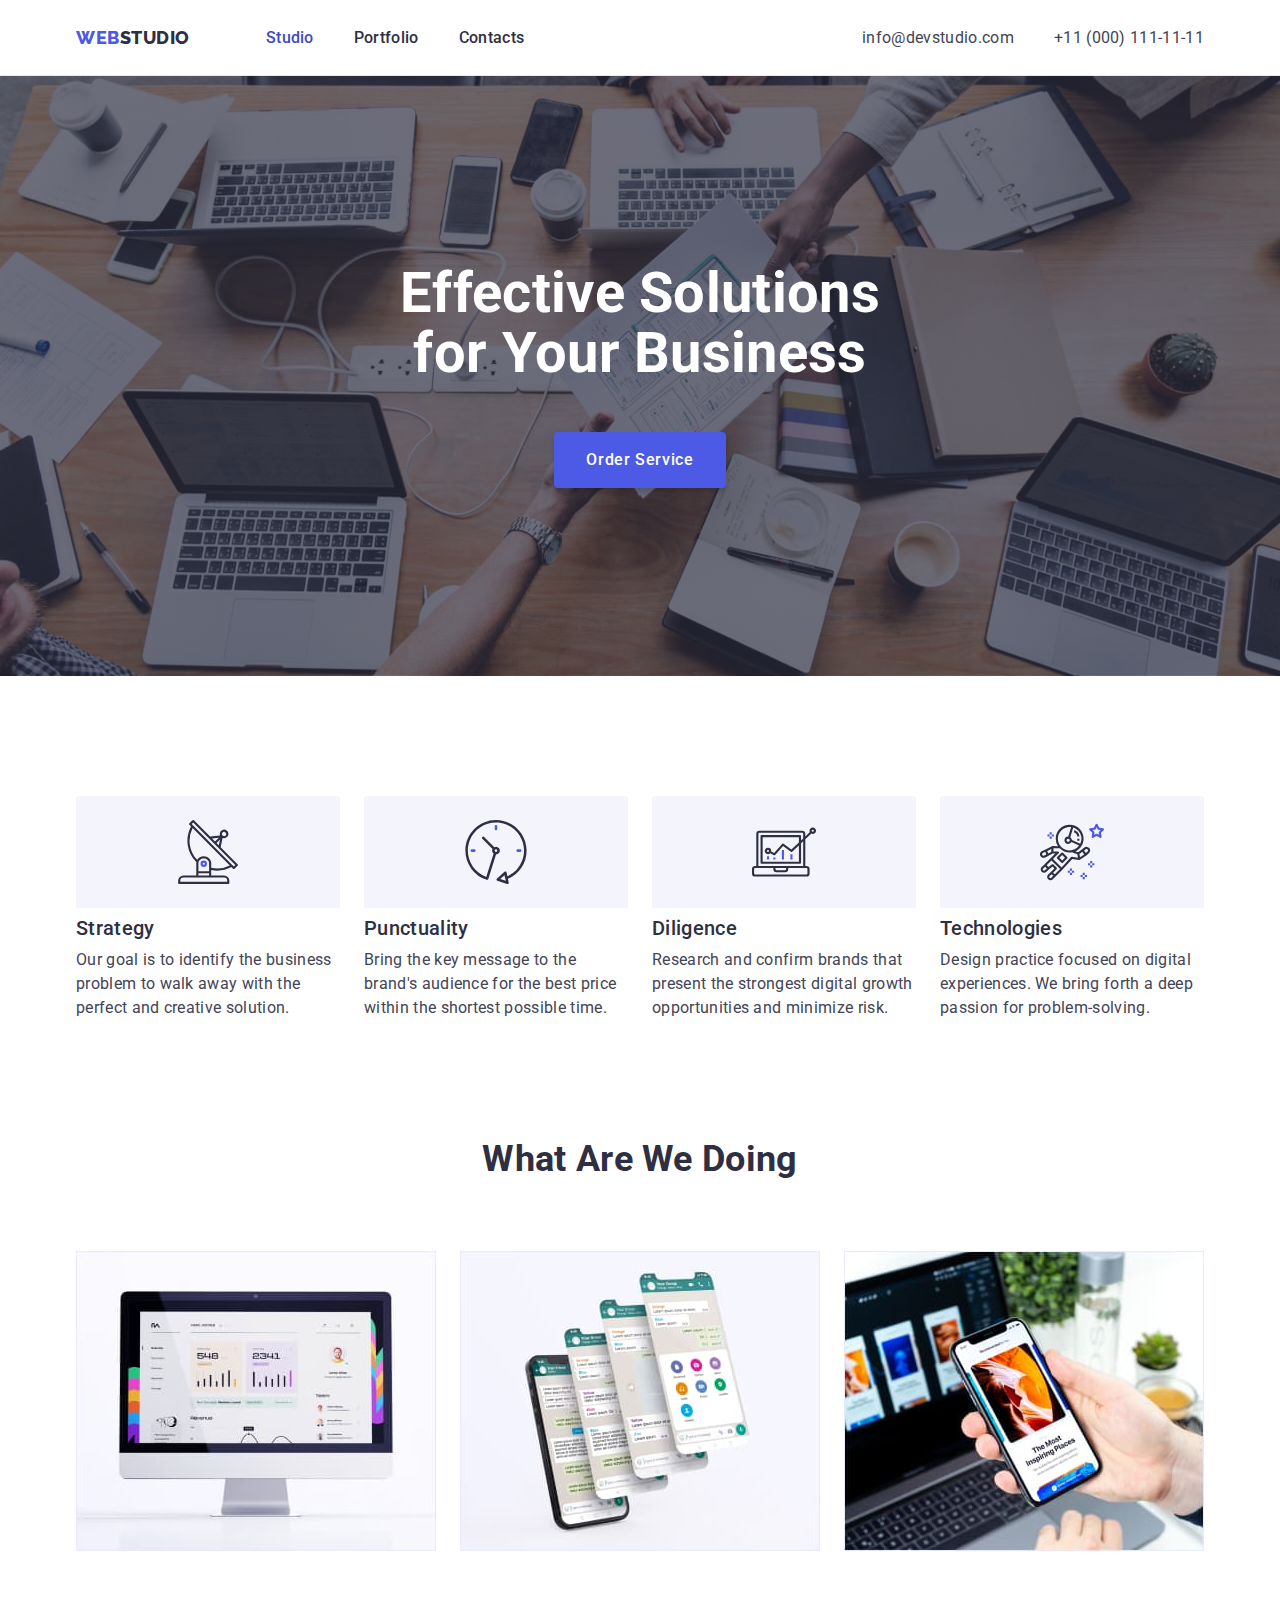
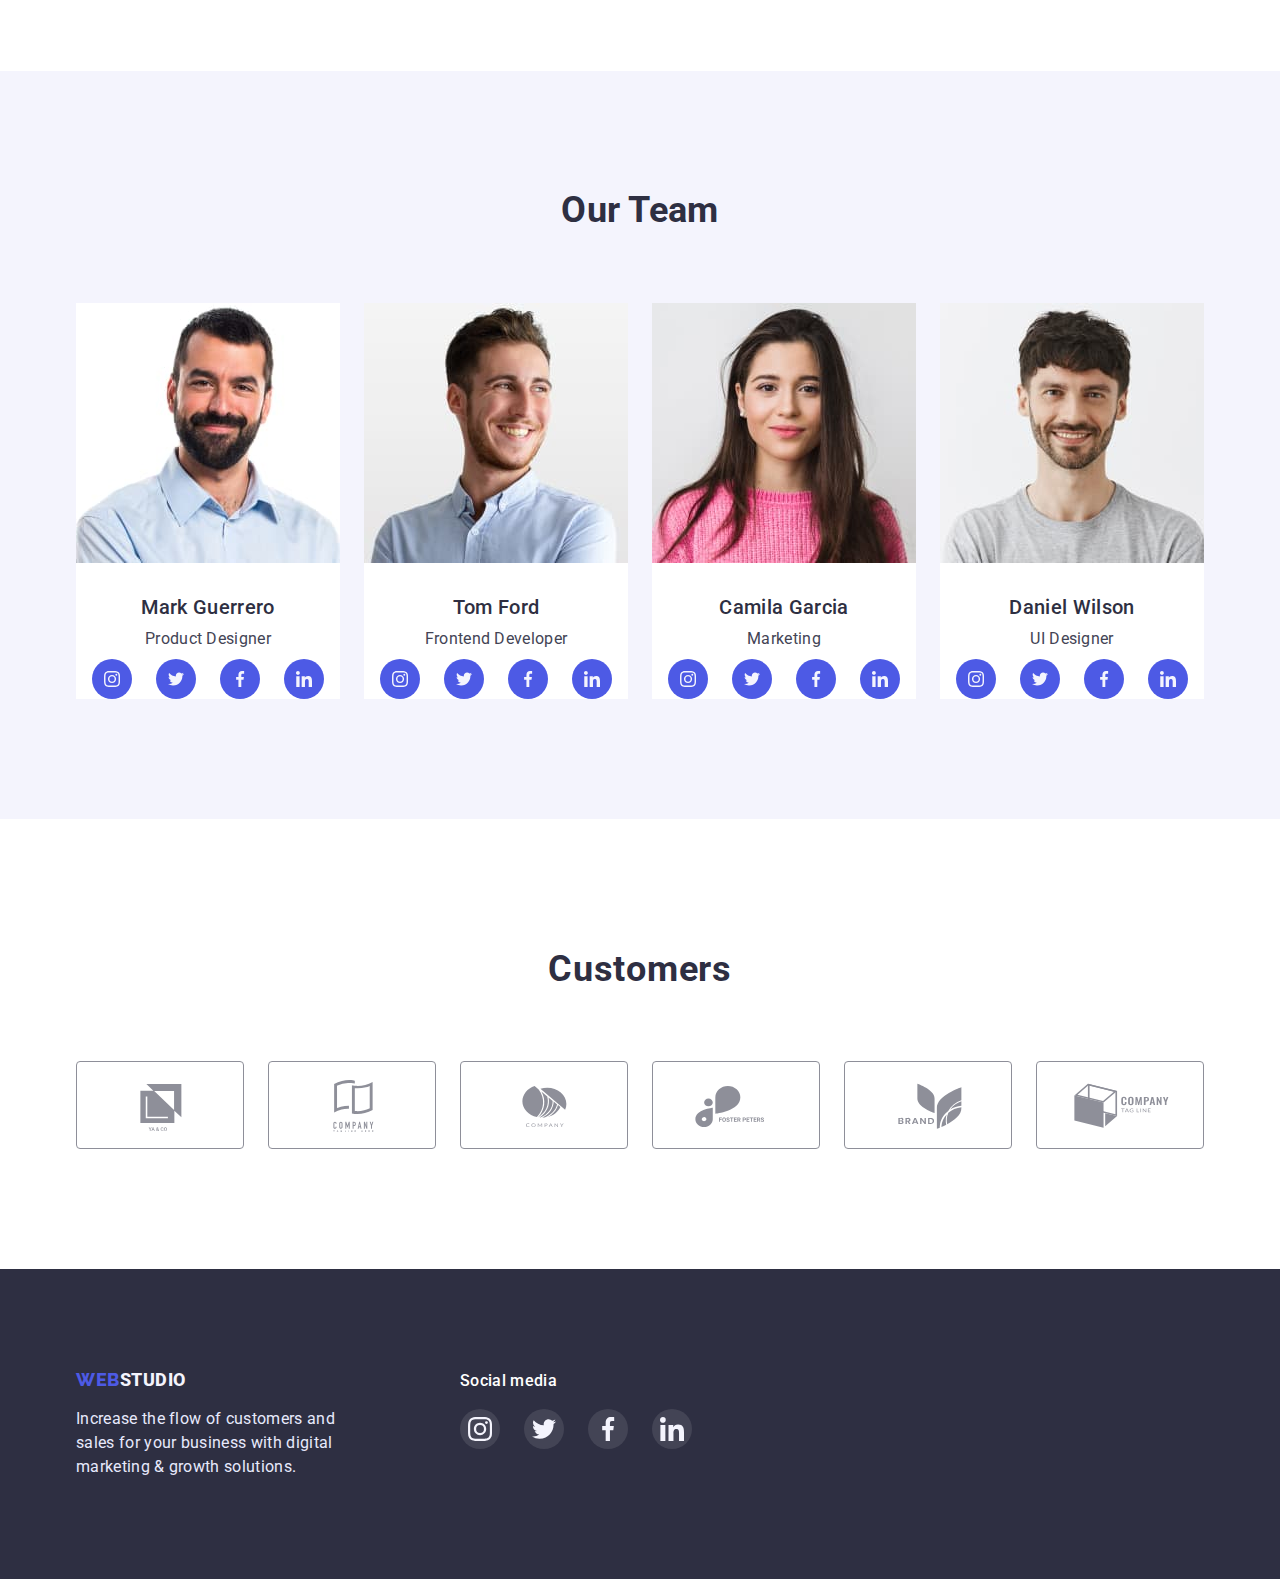
<file: index.html>
<!DOCTYPE html>
<html lang="en">
  <head>
    <meta charset="UTF-8" />
    <meta http-equiv="X-UA-Compatible" content="IE=edge" />
    <meta name="viewport" content="width=device-width, initial-scale=1.0" />
    <title>WebStudio</title>
    <link
      rel="stylesheet"
      href="https://cdnjs.cloudflare.com/ajax/libs/modern-normalize/1.1.0/modern-normalize.css"
      integrity="sha512-Y0MM+V6ymRKN2zStTqzQ227DWhhp4Mzdo6gnlRnuaNCbc+YN/ZH0sBCLTM4M0oSy9c9VKiCvd4Jk44aCLrNS5Q=="
      crossorigin="anonymous"
      referrerpolicy="no-referrer"
    />
    <link rel="preconnect" href="https://fonts.googleapis.com" />
    <link rel="preconnect" href="https://fonts.gstatic.com" crossorigin />
    <link
      href="https://fonts.googleapis.com/css2?family=Raleway:wght@800&family=Roboto:wght@400;500;700;900&display=swap"
      rel="stylesheet"
    />
    <link rel="stylesheet" href="./css/styles.css" />
  </head>
  <body>
    <!-- header -->
    <header class="header">
      <div class="container header-container">
        <nav class="navigation">
          <a href="./index.html" class="header-logo link"
            ><span class="logo-first-part">Web</span>Studio</a
          >
          <ul class="header-list list">
            <li>
              <a
                href="./index.html"
                class="header-links link navigation-links studio-link"
                >Studio</a
              >
            </li>
            <li>
              <a
                href="./portfolio.html"
                class="header-links link navigation-links"
                rel="noreferrer noopener nofollower"
                >Portfolio</a
              >
            </li>
            <li>
              <a href="" class="header-links link navigation-links">Contacts</a>
            </li>
          </ul>
        </nav>
        <address class="address">
          <ul class="list address-list">
            <li>
              <a
                href="mailto:info@devstudio.com"
                class="mail-tel header-links link"
                >info@devstudio.com</a
              >
            </li>
            <li>
              <a href="tel:+110001111111" class="mail-tel header-links link"
                >+11 (000) 111-11-11</a
              >
            </li>
          </ul>
        </address>
      </div>
    </header>
    <main>
      <!-- section 1  -->
      <section class="hero-section">
        <div class="container">
          <h1 class="hero-title">Effective Solutions for Your Business</h1>
          <button type="button" class="hero-btn btn">Order Service</button>
        </div>
      </section>
      <!-- section 2 -->
      <section class="section-about">
        <div class="container">
          <h2 class="visually-hidden">About Us</h2>
          <ul class="list section-ul">
            <li class="section-items">
              <div class="strategy">
                <svg class="decor-icon" width="64" height="64">
                  <use href="./images/sprite.svg#icon-antenna-1"></use>
                </svg>
              </div>
              <h3 class="desc-titles">Strategy</h3>
              <p class="desc-paragraph">
                Our goal is to identify the business problem to walk away with
                the perfect and creative solution.
              </p>
            </li>
            <li class="section-items">
              <div class="strategy">
                <svg class="decor-icon" width="64" height="64">
                  <use href="./images/sprite.svg#icon-clock-1"></use>
                </svg>
              </div>
              <h3 class="desc-titles">Punctuality</h3>
              <p class="desc-paragraph">
                Bring the key message to the brand's audience for the best price
                within the shortest possible time.
              </p>
            </li>
            <li class="section-items">
              <div class="strategy">
                <svg class="decor-icon" width="64" height="64">
                  <use href="./images/sprite.svg#icon-diagram-1"></use>
                </svg>
              </div>
              <h3 class="desc-titles">Diligence</h3>
              <p class="desc-paragraph">
                Research and confirm brands that present the strongest digital
                growth opportunities and minimize risk.
              </p>
            </li>
            <li class="section-items">
              <div class="strategy">
                <svg class="decor-icon" width="64" height="64">
                  <use href="./images/sprite.svg#icon-astronaut-1"></use>
                </svg>
              </div>
              <h3 class="desc-titles">Technologies</h3>
              <p class="desc-paragraph">
                Design practice focused on digital experiences. We bring forth a
                deep passion for problem-solving.
              </p>
            </li>
          </ul>
        </div>
      </section>
      <!-- section 3 -->
      <section class="section-three">
        <div class="container">
          <h2 class="introdution">What are we doing</h2>
          <ul class="list third-section-list">
            <li class="third-section-items">
              <img src="./images/section2.jpg" alt="monitor" width="360" />
            </li>
            <li class="third-section-items">
              <img src="./images/sect.2.jpg" alt="messenger" width="360" />
            </li>
            <li class="third-section-items">
              <img
                src="./images/section2photo.jpg"
                alt="mobile-phone"
                width="360"
              />
            </li>
          </ul>
        </div>
      </section>
      <!-- section 4 -->
      <section class="our-team">
        <div class="container">
          <h2 class="introdution">Our Team</h2>
          <ul class="list workers-list">
            <li class="employees">
              <img
                src="./images/first-worker.jpg"
                alt="first-worker"
                width="264"
              />
              <h3 class="name-of-workers">Mark Guerrero</h3>
              <p class="workers-activity">Product Designer</p>
              <ul class="workers-media list">
                <li class="media-items">
                  <a class="link socials-links" href=""
                    ><svg class="socials-icons" width="16" height="16">
                      <use href="./images/sprite.svg#icon-instagram-2"></use>
                    </svg>
                  </a>
                </li>
                <li class="media-items">
                  <a class="link socials-links" href=""
                    ><svg class="socials-icons" width="16" height="16">
                      <use href="./images/sprite.svg#icon-twitter-1"></use>
                    </svg>
                  </a>
                </li>
                <li class="media-items">
                  <a class="link socials-links" href=""
                    ><svg class="socials-icons" width="16" height="16">
                      <use href="./images/sprite.svg#icon-facebook-1"></use>
                    </svg>
                  </a>
                </li>
                <li class="media-items">
                  <a class="link socials-links" href=""
                    ><svg class="socials-icons" width="16" height="16">
                      <use href="./images/sprite.svg#icon-linkedin-1"></use>
                    </svg>
                  </a>
                </li>
              </ul>
            </li>
            <li class="employees">
              <img
                src="./images/second-worker.jpg"
                alt="second-worker"
                width="264"
              />
              <h3 class="name-of-workers">Tom Ford</h3>
              <p class="workers-activity">Frontend Developer</p>
              <ul class="workers-media list">
                <li class="media-items">
                  <a class="link socials-links" href=""
                    ><svg class="socials-icons" width="16" height="16">
                      <use href="./images/sprite.svg#icon-instagram-2"></use>
                    </svg>
                  </a>
                </li>
                <li class="media-items">
                  <a class="link socials-links" href=""
                    ><svg class="socials-icons" width="16" height="16">
                      <use href="./images/sprite.svg#icon-twitter-1"></use>
                    </svg>
                  </a>
                </li>
                <li class="media-items">
                  <a class="link socials-links" href=""
                    ><svg class="socials-icons" width="16" height="16">
                      <use href="./images/sprite.svg#icon-facebook-1"></use>
                    </svg>
                  </a>
                </li>
                <li class="media-items">
                  <a class="link socials-links" href=""
                    ><svg class="socials-icons" width="16" height="16">
                      <use href="./images/sprite.svg#icon-linkedin-1"></use>
                    </svg>
                  </a>
                </li>
              </ul>
            </li>
            <li class="employees">
              <img
                src="./images/third-worker.jpg"
                alt="third-worker"
                width="264"
              />
              <h3 class="name-of-workers">Camila Garcia</h3>
              <p class="workers-activity">Marketing</p>
              <ul class="workers-media list">
                <li class="media-items">
                  <a class="link socials-links" href=""
                    ><svg class="socials-icons" width="16" height="16">
                      <use href="./images/sprite.svg#icon-instagram-2"></use>
                    </svg>
                  </a>
                </li>
                <li class="media-items">
                  <a class="link socials-links" href=""
                    ><svg class="socials-icons" width="16" height="16">
                      <use href="./images/sprite.svg#icon-twitter-1"></use>
                    </svg>
                  </a>
                </li>
                <li class="media-items">
                  <a class="link socials-links" href=""
                    ><svg class="socials-icons" width="16" height="16">
                      <use href="./images/sprite.svg#icon-facebook-1"></use>
                    </svg>
                  </a>
                </li>
                <li class="media-items">
                  <a class="link socials-links" href=""
                    ><svg class="socials-icons" width="16" height="16">
                      <use href="./images/sprite.svg#icon-linkedin-1"></use>
                    </svg>
                  </a>
                </li>
              </ul>
            </li>
            <li class="employees">
              <img
                src="./images/fourth-worker.jpg"
                alt="forth-worker"
                width="264"
              />
              <h3 class="name-of-workers">Daniel Wilson</h3>
              <p class="workers-activity">UI Designer</p>
              <ul class="workers-media list">
                <li class="media-items">
                  <a class="link socials-links" href=""
                    ><svg class="socials-icons" width="16" height="16">
                      <use href="./images/sprite.svg#icon-instagram-2"></use>
                    </svg>
                  </a>
                </li>
                <li class="media-items">
                  <a class="link socials-links" href=""
                    ><svg class="socials-icons" width="16" height="16">
                      <use href="./images/sprite.svg#icon-twitter-1"></use>
                    </svg>
                  </a>
                </li>
                <li class="media-items">
                  <a class="link socials-links" href=""
                    ><svg class="socials-icons" width="16" height="16">
                      <use href="./images/sprite.svg#icon-facebook-1"></use>
                    </svg>
                  </a>
                </li>
                <li class="media-items">
                  <a class="link socials-links" href=""
                    ><svg class="socials-icons" width="16" height="16">
                      <use href="./images/sprite.svg#icon-linkedin-1"></use>
                    </svg>
                  </a>
                </li>
              </ul>
            </li>
          </ul>
        </div>
      </section>
      <!-- section 5 -->
      <section class="customers-section">
        <div class="container">
          <h2 class="customers-title">Customers</h2>
          <ul class="list company-list">
            <li class="company-item">
              <a href class="link company-links"
                ><svg class="company-icons" width="104" height="56">
                  <use href="./images/sprite.svg#icon-Logo-1"></use>
                </svg>
              </a>
            </li>
            <li class="company-item">
              <a href class="link company-links"
                ><svg class="company-icons" width="104" height="56">
                  <use href="./images/sprite.svg#icon-Logo-2"></use>
                </svg>
              </a>
            </li>
            <li class="company-item">
              <a href class="link company-links"
                ><svg class="company-icons" width="104" height="56">
                  <use href="./images/sprite.svg#icon-Logo-3"></use>
                </svg>
              </a>
            </li>
            <li class="company-item">
              <a href class="link company-links"
                ><svg class="company-icons" width="104" height="56">
                  <use href="./images/sprite.svg#icon-Logo-4"></use>
                </svg>
              </a>
            </li>
            <li class="company-item">
              <a href class="link company-links"
                ><svg class="company-icons" width="104" height="56">
                  <use href="./images/sprite.svg#icon-Logo-5"></use>
                </svg>
              </a>
            </li>
            <li class="company-item">
              <a href class="link company-links"
                ><svg class="company-icons" width="104" height="56">
                  <use href="./images/sprite.svg#icon-Logo-6"></use>
                </svg>
              </a>
            </li>
          </ul>
        </div>
      </section>
    </main>
    <!-- footer -->
    <footer class="footer">
      <div class="container footer-div">
        <div class="footer-title">
          <a href="./index.html" class="footer-full-logo link"
            ><span class="footer-logo">Web</span>Studio</a
          >
          <p class="footer-text">
            Increase the flow of customers and sales for your business with
            digital marketing & growth solutions.
          </p>
        </div>
        <div class="footer-socials">
          <p class="footer-above-media">Social media</p>

          <ul class="workers-media list">
            <li class="media-items">
              <a href class="link footer-links"
                ><svg class="company-icons" width="24" height="24">
                  <use href="./images/sprite.svg#icon-instagram-2"></use>
                </svg>
              </a>
            </li>
            <li class="media-items">
              <a href class="link footer-links"
                ><svg class="company-icons" width="24" height="24">
                  <use href="./images/sprite.svg#icon-twitter-1"></use>
                </svg>
              </a>
            </li>
            <li class="media-items">
              <a href class="link footer-links"
                ><svg class="company-icons" width="24" height="24">
                  <use href="./images/sprite.svg#icon-facebook-1"></use>
                </svg>
              </a>
            </li>
            <li class="media-items">
              <a href class="link footer-links"
                ><svg class="company-icons" width="24" height="24">
                  <use href="./images/sprite.svg#icon-linkedin-1"></use>
                </svg>
              </a>
            </li>
          </ul>
        </div>
      </div>
    </footer>
  </body>
</html>
</file>
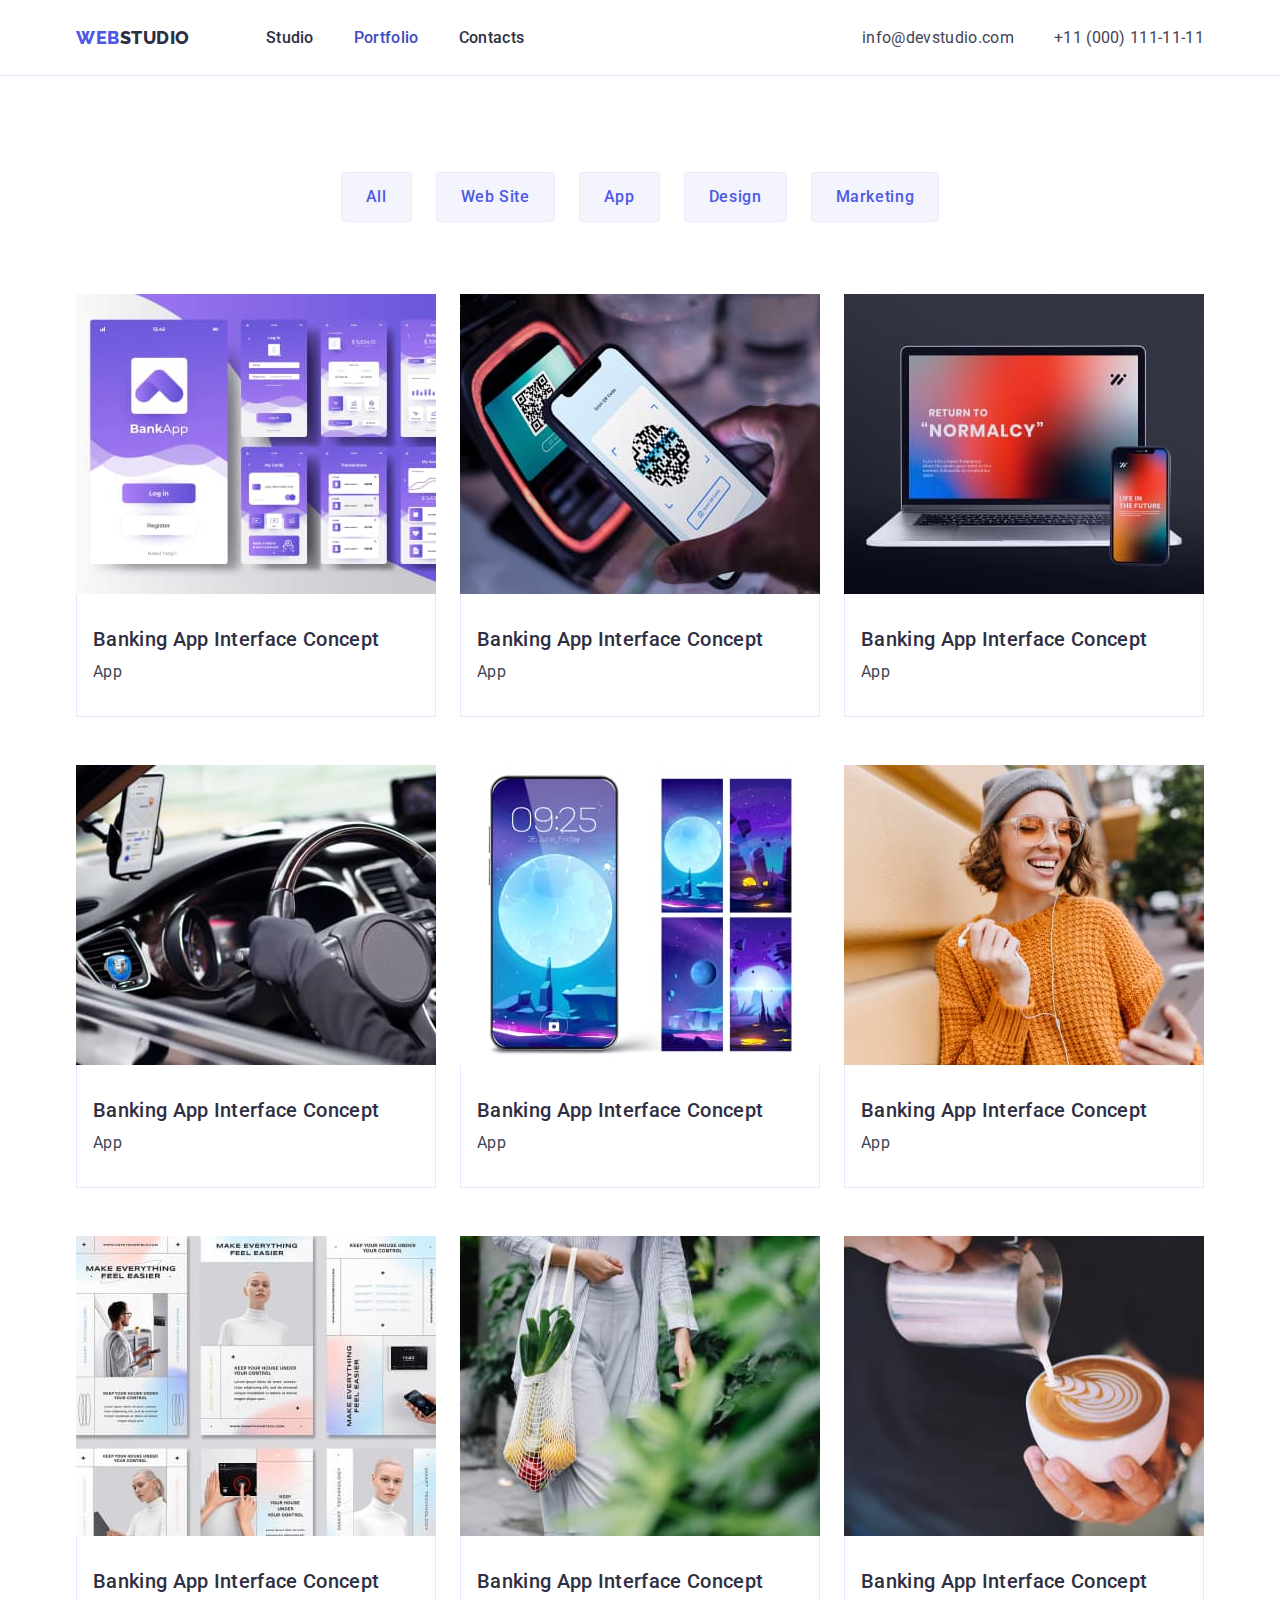
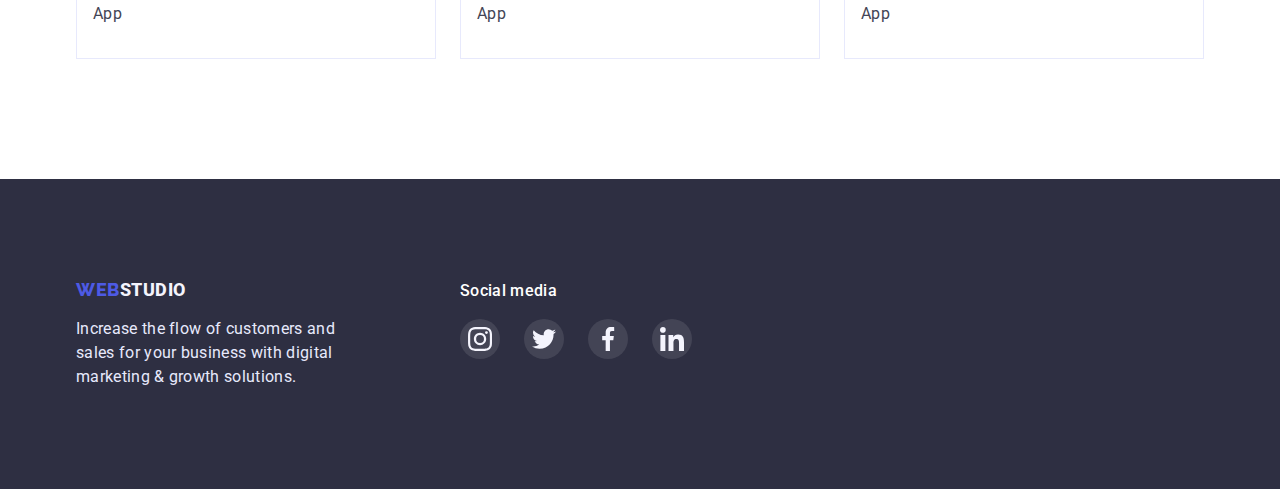
<file: portfolio.html>
<!DOCTYPE html>
<html lang="en">
  <head>
    <meta charset="UTF-8" />
    <meta http-equiv="X-UA-Compatible" content="IE=edge" />
    <meta name="viewport" content="width=device-width, initial-scale=1.0" />
    <title>Portfolio</title>
    <link rel="preconnect" href="https://fonts.googleapis.com" />
    <link rel="preconnect" href="https://fonts.gstatic.com" crossorigin />
    <link
      rel="stylesheet"
      href="https://cdnjs.cloudflare.com/ajax/libs/modern-normalize/1.1.0/modern-normalize.css"
      integrity="sha512-Y0MM+V6ymRKN2zStTqzQ227DWhhp4Mzdo6gnlRnuaNCbc+YN/ZH0sBCLTM4M0oSy9c9VKiCvd4Jk44aCLrNS5Q=="
      crossorigin="anonymous"
      referrerpolicy="no-referrer"
    />
    <link
      href="https://fonts.googleapis.com/css2?family=Raleway:wght@800&family=Roboto:wght@400;500;700;900&display=swap"
      rel="stylesheet"
    />

    <link rel="stylesheet" href="./css/styles.css" />
  </head>
  <body>
    <header class="header">
      <div class="container header-container">
        <nav class="navigation">
          <a href="./index.html" class="header-logo link"
            ><span class="logo-first-part">Web</span>Studio</a
          >
          <ul class="header-list list">
            <li>
              <a href="./index.html" class="header-links link navigation-links"
                >Studio</a
              >
            </li>
            <li>
              <a
                href="./portfolio.html"
                class="header-links link navigation-links portfolio-link"
                rel="noreferrer noopener nofollower"
                >Portfolio</a
              >
            </li>
            <li>
              <a href="" class="header-links link navigation-links">Contacts</a>
            </li>
          </ul>
        </nav>
        <address class="address">
          <ul class="list address-list">
            <li>
              <a
                href="mailto:info@devstudio.com"
                class="mail-tel header-links link"
                >info@devstudio.com</a
              >
            </li>
            <li>
              <a href="tel:+110001111111" class="mail-tel header-links link"
                >+11 (000) 111-11-11</a
              >
            </li>
          </ul>
        </address>
      </div>
    </header>
    <main>
      <section class="portfolio-section">
        <div class="container">
          <ul class="list buttons-list">
            <li class="buttons">
              <button type="button" class="list-button btn">All</button>
            </li>
            <li class="buttons">
              <button type="button" class="list-button btn">Web Site</button>
            </li>
            <li class="buttons">
              <button type="button" class="list-button btn">App</button>
            </li>
            <li class="buttons">
              <button type="button" class="list-button btn">Design</button>
            </li>
            <li class="buttons">
              <button type="button" class="list-button btn">Marketing</button>
            </li>
          </ul>
          <h2 class="visually-hidden">All Services</h2>
          <ul class="list images-list">
            <li class="image-item">
              <a href="" class="portfolio-services-link link">
                <img
                  src="./images/portfolio-image-1.jpg"
                  width="360"
                  height="300"
                  alt="photo with description"
                />
                <div class="text-items">
                  <h3 class="section-title">Banking App Interface Concept</h3>
                  <p class="section-desc">App</p>
                </div>
              </a>
            </li>
            <li class="image-item">
              <a href="" class="portfolio-services-link link">
                <img
                  src="./images/portfolio-image-2.jpg"
                  width="360"
                  height="300"
                  alt="photo with description"
                />
                <div class="text-items">
                  <h3 class="section-title">Banking App Interface Concept</h3>
                  <p class="section-desc">App</p>
                </div>
              </a>
            </li>
            <li class="image-item">
              <a href="" class="portfolio-services-link link">
                <img
                  src="./images/portfolio-image-3.jpg"
                  width="360"
                  height="300"
                  alt="photo with description"
                />
                <div class="text-items">
                  <h3 class="section-title">Banking App Interface Concept</h3>
                  <p class="section-desc">App</p>
                </div>
              </a>
            </li>
            <li class="image-item">
              <a href="" class="portfolio-services-link link">
                <img
                  src="./images/portfolio-image-4.jpg"
                  width="360"
                  height="300"
                  alt="photo with description"
                />
                <div class="text-items">
                  <h3 class="section-title">Banking App Interface Concept</h3>
                  <p class="section-desc">App</p>
                </div>
              </a>
            </li>
            <li class="image-item">
              <a href="" class="portfolio-services-link link">
                <img
                  src="./images/portfolio-image-5.jpg"
                  width="360"
                  height="300"
                  alt="photo with description"
                />
                <div class="text-items">
                  <h3 class="section-title">Banking App Interface Concept</h3>
                  <p class="section-desc">App</p>
                </div>
              </a>
            </li>
            <li class="image-item">
              <a href="" class="portfolio-services-link link">
                <img
                  src="./images/portfolio-image-6.jpg"
                  width="360"
                  height="300"
                  alt="photo with description"
                />
                <div class="text-items">
                  <h3 class="section-title">Banking App Interface Concept</h3>
                  <p class="section-desc">App</p>
                </div>
              </a>
            </li>
            <li class="image-item">
              <a href="" class="portfolio-services-link link">
                <img
                  src="./images/portfolio-image-7.jpg"
                  width="360"
                  height="300"
                  alt="photo with description"
                />
                <div class="text-items">
                  <h3 class="section-title">Banking App Interface Concept</h3>
                  <p class="section-desc">App</p>
                </div>
              </a>
            </li>

            <li class="image-item">
              <a href="" class="portfolio-services-link link">
                <img
                  src="./images/portfolio-image-8.jpg"
                  width="360"
                  height="300"
                  alt="photo with description"
                />
                <div class="text-items">
                  <h3 class="section-title">Banking App Interface Concept</h3>
                  <p class="section-desc">App</p>
                </div>
              </a>
            </li>
            <li class="image-item">
              <a href="" class="portfolio-services-link link">
                <img
                  src="./images/portfolio-image-9.jpg"
                  width="360"
                  height="300"
                  alt="photo with description"
                />
                <div class="text-items">
                  <h3 class="section-title">Banking App Interface Concept</h3>
                  <p class="section-desc">App</p>
                </div>
              </a>
            </li>
          </ul>
        </div>
      </section>
    </main>
    <footer class="footer">
      <div class="container footer-div">
        <div class="footer-title">
          <a href="./index.html" class="footer-full-logo link"
            ><span class="footer-logo">Web</span>Studio</a
          >
          <p class="footer-text">
            Increase the flow of customers and sales for your business with
            digital marketing & growth solutions.
          </p>
        </div>
        <div class="footer-socials">
          <p class="footer-above-media">Social media</p>

          <ul class="workers-media list">
            <li class="media-items">
              <a href class="link footer-links"
                ><svg class="company-icons" width="24" height="24">
                  <use href="./images/sprite.svg#icon-instagram-2"></use>
                </svg>
              </a>
            </li>
            <li class="media-items">
              <a href class="link footer-links"
                ><svg class="company-icons" width="24" height="24">
                  <use href="./images/sprite.svg#icon-twitter-1"></use>
                </svg>
              </a>
            </li>
            <li class="media-items">
              <a href class="link footer-links"
                ><svg class="company-icons" width="24" height="24">
                  <use href="./images/sprite.svg#icon-facebook-1"></use>
                </svg>
              </a>
            </li>
            <li class="media-items">
              <a href class="link footer-links"
                ><svg class="company-icons" width="24" height="24">
                  <use href="./images/sprite.svg#icon-linkedin-1"></use>
                </svg>
              </a>
            </li>
          </ul>
        </div>
      </div>
    </footer>
  </body>
</html>
</file>
<file: css/styles.css>
h1,
h2,
h3,
h4,
h5,
h6,
p {
  margin: 0;
}
body {
  font-family: "Roboto", sans-serif;
  color: #2e2f42;
  font-size: 16px;
  line-height: 1.5;
  letter-spacing: 0.02em;
  max-width: 1440px;
}
ul {
  margin: 0;
  padding: 0;
}
.list {
  list-style: none;
}
.link {
  text-decoration: none;
}
img {
  display: block;
  max-width: 100%;
  height: auto;
}
/* --------------------------------header-------------------- */
.container {
  width: 1158px;
  padding: 0 15px;
  margin: 0 auto;
}
.header {
  border-bottom: 1px solid #e7e9fc;
}

.header-container {
  display: flex;
}
.navigation {
  display: flex;
  align-items: center;
}
.address {
  display: flex;
  align-items: center;
  margin-left: auto;
}
.navigation-links {
  font-weight: 500;
  color: #2e2f42;
}

.header-logo {
  font-family: "Raleway", sans-serif;
  font-weight: 800;
  font-size: 18px;
  line-height: 1.5;
  letter-spacing: 0.03em;
  text-transform: uppercase;
  color: #2e2f42;
  padding: 24px 0px;
}
.header-links {
  padding: 24px 0px;
  display: block;
}
.header-list {
  display: flex;
  margin-left: 76px;
}
.header-list :not(:last-child) {
  margin-right: 40px;
}
.address-list {
  display: flex;
}
.address-list :not(:last-child) {
  margin-right: 40px;
}
.logo-first-part {
  color: #4d5ae5;
}
.header-links:hover,
.header-links:focus {
  color: #404bbf;
}
.studio-link {
  color: #404bbf;
}
.portfolio-link {
  color: #404bbf;
}
.mail-tel {
  font-style: normal;
  color: #434455;
}
/* --------------------------------Hero----------------------- */
.hero-section {
  padding-top: 188px;
  padding-bottom: 188px;
  background-image: linear-gradient(
      rgba(46, 47, 66, 0.7),
      rgba(46, 47, 66, 0.7)
    ),
    url(../images/hero-photo.jpg);
  background-repeat: no-repeat;
  background-position: center;
  background-size: cover;
  max-width: 1440px;
}

.hero-title {
  font-weight: 700;
  font-size: 56px;
  line-height: 1.07;
  text-align: center;
  color: #ffffff;
  width: 494px;
  margin: 0 auto 48px;
}
.hero-btn {
  font-weight: 500;
  font-size: 16px;
  line-height: 1.5;
  letter-spacing: 0.04em;
  color: #ffffff;
  background-color: #4d5ae5;
  padding: 16px 32px;
  margin: 0 auto;
  border-radius: 4px;
  display: flex;
  flex-direction: row;
  align-items: flex-start;
  box-shadow: 0px 4px 4px rgba(0, 0, 0, 0.15);
  border: none;
}
.hero-btn:hover,
.hero-btn:focus {
  background-color: #404bbf;
}
.section-about {
  padding: 120px 0;
}
.section-ul {
  display: flex;
  align-items: center;
  justify-content: center;
}
.strategy {
  display: flex;
  justify-content: center;
  align-items: center;

  background: #f4f4fd;
  border-radius: 4px;
  height: 112px;
  margin-bottom: 8px;
}

.section-items {
  margin-right: 24px;
  width: 264px;
}
.section-items:last-child {
  margin-right: 0;
}
.desc-titles {
  font-weight: 500;
  line-height: 1.2;
  font-size: 20px;
  margin-bottom: 8px;
}
.desc-paragraph {
  color: #434455;
}
.visually-hidden {
  position: absolute;
  width: 1px;
  height: 1px;
  margin: -1px;
  border: 0;
  padding: 0;
  white-space: nowrap;
  clip-path: inset(100%);
  clip: rect(0 0 0 0);
  overflow: hidden;
}
/*=================== section 2 ===========================*/
.section-three {
  padding-bottom: 120px;
}
.introdution {
  font-weight: 700;
  font-size: 36px;
  line-height: 1.1;
  text-align: center;
  text-transform: capitalize;
  margin-bottom: 72px;
}
.workers-list {
  display: flex;
  justify-content: center;
  align-items: center;
}
.employees {
  background-color: white;
}
.employees:not(:last-child) {
  margin-right: 24px;
}
.workers {
  display: flex;
  align-items: center;
  justify-content: center;
}
.third-section-list {
  display: flex;
}
.third-section-items:not(:last-child) {
  margin-right: 24px;
}

.name-of-workers {
  padding-top: 32px;
  margin-bottom: 8px;
  font-weight: 500;
  font-size: 20px;
  line-height: 1.2;
  text-align: center;
}
.workers-media {
  display: flex;
  align-items: center;
  justify-content: center;
  gap: 24px;
}
.workers-activity {
  color: #434455;
  text-align: center;
  margin-bottom: 8px;
}
.our-team {
  background-color: #f4f4fd;
  padding: 120px 0;
}
.workers-items:not(:last-child) {
  margin-right: 24px;
}
.socials-links {
  display: inline-flex;
  background-color: #4d5ae5;
  border-radius: 50%;
  width: 40px;
  height: 40px;
  align-items: center;
  justify-content: center;
}
.socials-links:not(:last-child) {
  margin-right: 24px;
}
.socials-links:focus,
.socials-links:hover {
  background-color: #404bbf;
}

.customers-section {
  padding: 130px 0px 120px;
}
.customers-title {
  font-weight: 700;
  font-size: 36px;
  line-height: 40px;
  letter-spacing: 0.02em;
  color: #2e2f42;
  text-align: center;
  margin-bottom: 72px;
}
.company-list {
  display: flex;
}
.company-icons {
  fill: #8e8f99;
}
.company-icons:focus,
.company-icons:hover {
  fill: #404bbf;
}
.company-item {
  display: inline-flex;
}
.company-item:not(:last-child) {
  margin-right: 24px;
}
.company-links {
  display: flex;
  align-items: center;
  justify-content: center;

  width: 168px;
  height: 88px;
  border: 1px solid #8e8f99;
  border-radius: 4px;
}
.company-links:focus .company-icons,
.company-links:hover .company-icons {
  fill: #404bbf;
}
.company-links:focus,
.company-links:hover {
  border-color: #404bbf;}
.footer {
  background: #2e2f42;
  padding-bottom: 100px;
  padding-top: 100px;
}
.footer-div {
  display: flex;
}
.footer-title {
  margin-right: 120px;
}
.footer-full-logo {
  display: inline-block;
  font-family: "Raleway" sans-serif;
  font-weight: 800;
  font-size: 18px;
  line-height: 1.16;
  letter-spacing: 0.03em;
  text-transform: uppercase;
  color: #f4f4fd;
  margin-bottom: 16px;
}
.footer-logo {
  font-family: "Raleway";
  font-style: normal;
  font-weight: 800;
  font-size: 18px;
  line-height: 1.16;
  letter-spacing: 0.03em;
  text-transform: uppercase;
  color: #4d5ae5;
}

.footer-text {
  color: #e7e9fc;
  width: 264px;
}
.footer-socials {
  display: block;
  flex-direction: column;
}
.footer-links {
  display: inline-flex;
  border-radius: 50%;
  background: rgba(255, 255, 255, 0.1);
  width: 40px;
  height: 40px;
  justify-content: center;
  align-items: center;
}
.footer-links:focus,
.footer-links:hover {
  background: #31d0aa;
}
.footer-above-media {
  font-weight: 500;
  font-size: 16px;
  line-height: 24px;
  letter-spacing: 0.02em;
  color: #ffffff;
  margin-bottom: 16px;
}
.list-button {
  display: block;
  padding: 12px 24px;
  background: #f4f4fd;
  font-weight: 500;
  font-size: 16px;
  line-height: 1.5;
  display: flex;
  align-items: center;
  text-align: center;
  letter-spacing: 0.04em;
  color: #4d5ae5;
  border: 1px solid #e7e9fc;
  border-radius: 4px;
}
.list-button:focus,
.list-button:hover {
  background-color: #404bbf;
  color: #ffffff;
  border-color: #404bbf;
  box-shadow: 0px 3px 1px rgba(0, 0, 0, 0.1), 0px 2px 1px rgba(0, 0, 0, 0.08),
    0px 2px 2px rgba(0, 0, 0, 0.12);
}
.section-title {
  font-weight: 500;
  font-size: 20px;
  line-height: 1.3;
  color: #2e2f42;
  margin-bottom: 8px;
}
.section-desc {
  color: #434455;
}
.btn {
  cursor: pointer;
  font-family: inherit;
}
.portfolio-section {
  padding-bottom: 120px;
  padding-top: 96px;
}
.buttons-list {
  display: flex;
  align-items: center;
  justify-content: center;
  margin-bottom: 72px;
}
.buttons:not(:last-child) {
  margin-right: 24px;
}
.text-items {
  border: 1px solid #e7e9fc;
  border-top: none;
  padding: 32px 16px;
}
.images-list {
  display: flex;
  flex-wrap: wrap;
}
.image-item {
  display: flex;
  margin-right: 24px;
  margin-bottom: 48px;
}
.image-item:nth-last-child(-n + 3) {
  margin-bottom: 0px;
}
.image-item:nth-child(3n) {
  margin-right: 0;
}
.portfolio-services-link:hover {
  box-shadow: 0px 1px 6px rgba(46, 47, 66, 0.08),
    0px 1px 1px rgba(46, 47, 66, 0.16), 0px 2px 1px rgba(46, 47, 66, 0.08);
}
</file>
